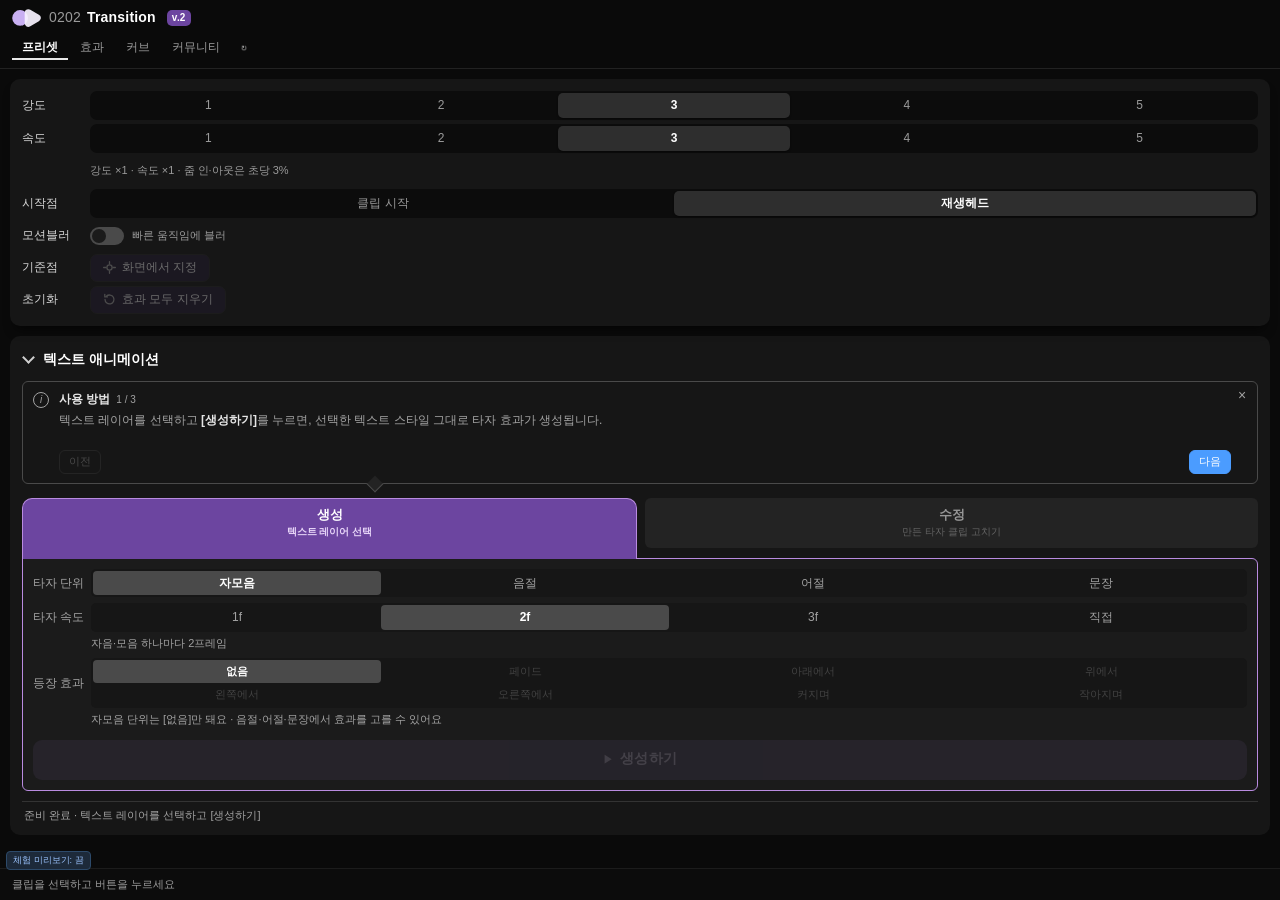
<file: index.html>
<!doctype html>
<html lang="ko">
<head>
<meta charset="utf-8">
<title>0202Transition</title>
<link rel="stylesheet" href="css/style.css">
<link rel="stylesheet" href="css/typer.css">
</head>
<body>
<header>
  <div class="brand"><span class="dot"></span>0202<b>Transition</b><i class="verTag">v.2</i></div>
  <nav class="tabs">
    <button class="tab on" data-tab="preset">프리셋</button>
    <button class="tab" data-tab="fx">효과</button>
    <button class="tab" data-tab="curve">커브</button>
    <button class="tab" data-tab="comm">커뮤니티</button>
    <button class="tab reload" id="reload" title="패널 새로고침 (수정사항 반영)">↻</button>
  </nav>
</header>

<div id="presetTop">
    <div class="card opts stickyOpts">
     <div class="optGrid">
      <div class="optCol">
      <div class="row">
        <label>강도</label>
        <div class="seg" id="sizeStep">
          <button data-v="1">1</button><button data-v="2">2</button><button data-v="3">3</button><button data-v="4">4</button><button data-v="5">5</button>
        </div>
      </div>
      <div class="row">
        <label>속도</label>
        <div class="seg" id="speedStep">
          <button data-v="1">1</button><button data-v="2">2</button><button data-v="3">3</button><button data-v="4">4</button><button data-v="5">5</button>
        </div>
      </div>
      <div class="row">
        <label></label><span class="hint" id="stepHint"></span>
      </div>
      </div>
      <div class="optCol">
      <div class="row">
        <label>시작점</label>
        <div class="seg" id="anchor">
          <button data-v="start">클립 시작</button>
          <button data-v="playhead" class="on">재생헤드</button>
        </div>
      </div>
      <div class="row">
        <label>모션블러</label>
        <button class="toggle on" id="blur"><i></i></button>
        <span class="hint">빠른 움직임에 블러</span>
      </div>
      <div class="row hidden" id="zaRow">
        <label>기준점</label>
        <button class="zaBtn" id="zaPick" title="선택한 클립의 효과 기준점을 화면에서 지정"><svg class="apIcon" viewBox="0 0 16 16"><circle cx="8" cy="8" r="3.2" fill="none" stroke="currentColor" stroke-width="1.6"/><path d="M8 0.8V3.6M8 12.4V15.2M0.8 8H3.6M12.4 8H15.2" stroke="currentColor" stroke-width="1.6" stroke-linecap="round"/></svg><span>화면에서 지정</span></button><span class="hint" id="zaInfo"></span>
      </div>
      <div class="row hidden" id="rsRow">
        <label>초기화</label>
        <button class="zaBtn" id="fxReset" title="선택한 클립에 이 패널이 넣은 효과(변형·흐림·크롭 등)를 한 번에 지워요"><svg class="apIcon" viewBox="0 0 16 16"><path d="M2.5 8a5.5 5.5 0 1 0 1.7-4" fill="none" stroke="currentColor" stroke-width="1.6" stroke-linecap="round"/><path d="M2.2 1.6v3.2h3.2" fill="none" stroke="currentColor" stroke-width="1.6" stroke-linecap="round" stroke-linejoin="round"/></svg><span>효과 모두 지우기</span></button>
      </div>
      </div>
     </div>
    </div>
</div>
<main>
  <!-- PRESET TAB -->
  <section id="tab-preset" class="pane on">
    <div id="presetList"></div>
  </section>

  <!-- FX TAB -->
  <section id="tab-fx" class="pane">
    <div class="fxIntro" id="fxIntro">
      <button class="fxIntroX" id="fxIntroClose" title="닫기">✕</button>
      <b>자주 쓰는 효과를 모아두고 프리미어 효과 패널 대신 쓰세요</b>
      <span>① 아래 <em>효과 찾기</em>에서 ☆를 누르면 즐겨찾기에 추가</span>
      <span>② 즐겨찾기를 클릭하면 선택한 클립에 바로 적용</span>
      <span>③ 효과 값을 조절한 클립을 선택하고 <em>＋ 클립에서 값까지 저장</em>을 누르면 그 값 그대로 저장돼요</span>
      <button class="fxIntroNever" id="fxIntroNever">다시 보지 않기</button>
    </div>
    <div class="card">
      <div class="padHead"><span>즐겨찾기</span><small>클릭: 적용 · 우클릭: 메뉴</small></div>
      <div class="favGrid" id="favGrid"></div>
    </div>
    <div class="card">
      <div class="padHead"><span>효과 찾기</span><small>☆ 눌러 즐겨찾기</small></div>
      <input id="fxSearch" class="search" placeholder="효과 이름 검색 (영문)">
      <div class="fxList" id="fxList"><p class="note">효과 탭을 열면 목록을 불러와요</p></div>
    </div>
    <p class="note">오디오 효과(리버브 등)는 타임라인에서 오디오 클립을 선택하고 눌러주세요.</p>
  </section>

  <!-- CURVE TAB -->
  <section id="tab-curve" class="pane">
    <div class="card editor">
      <div class="cvWrap"><canvas id="cv" width="640" height="440"></canvas><i id="phl"></i></div>
      <div class="readout" id="readout">cubic-bezier(0.16, 1.00, 0.30, 1.00)</div>
      <div class="preview"><div class="track"><span id="ball"></span></div></div>
    </div>

    <div class="card pad">
      <div class="padHead"><span>커브</span><small>우클릭으로 내 커브 삭제</small></div>
      <div class="padRow" id="curveRow"></div>
      <div class="saveRow hidden" id="saveRow">
        <input id="saveName" maxlength="16" placeholder="커브 이름">
        <button id="saveOk">저장</button>
        <button id="saveCancel" class="ghost">취소</button>
      </div>
    </div>

    <div class="card opts">
      <div class="row wrap">
        <label>적용 대상</label>
        <div class="chips" id="props">
          <button data-v="pos" class="on">위치</button>
          <button data-v="scale" class="on">비율</button>
          <button data-v="rot" class="on">회전</button>
          <button data-v="op" class="on">불투명도</button>
          <button data-v="other">기타 효과</button>
        </div>
      </div>
      <div class="row">
        <label>키 간격</label>
        <div class="seg" id="step">
          <button data-v="1" class="on">1f</button>
          <button data-v="2">2f</button>
        </div>
      </div>
    </div>

    <button class="primary" id="applyCurve">선택한 클립에 커브 적용</button>
    <button class="secondary" id="restoreCurve">원래 키프레임으로 복원</button>
    <p class="note">선택한 클립의 키프레임 사이를 이 커브로 채워요. 프리셋으로 넣은 것도, 직접 넣은 효과도 다 돼요. 커브만 바꿔서 다시 누르면 바로 교체돼요.</p>
  </section>

  <section id="tab-comm" class="pane">
    <div class="card pad comm">
      <div class="commHead"><b>지금 같이 작업 중</b> <span id="commCount" class="commCount">● 1명</span></div>
      <div id="commRoom" class="commRoom"></div>
      <div class="commSay">
        <div class="commEmo" id="commEmo"></div>
        <div class="commLines" id="commLines"></div>
      </div>
      <p class="note">0202 Transition을 켜둔 사람들이 보여요<br>내 이름을 누르면 이름 바꾸기, 내 캐릭터를 누르면 색·표정·상태 바꾸기</p><p class="note" id="commNote"></p>
    </div>
  </section>
</main>

<div id="zaModal" class="zaModal hidden">
  <div class="zaBox">
    <div class="zaHead"><b>기준점 바꾸기</b><span>점을 드래그하거나 클릭하세요 · 선택한 클립의 효과가 이 지점을 중심으로 커지고 돌고 움직여요 · 효과를 넣기 전에 찍어도 돼요</span></div>
    <div class="zaFrame" id="zaFrame"><img id="zaImg" alt=""><i class="zaGuide v" id="zaGv"></i><i class="zaGuide h" id="zaGh"></i><i id="zaMark"></i></div>
    <p class="zaNote">📸 지금 화면을 잠깐 캡처해서 보여주는 거예요. 정상이에요 · 임시 파일이라 프로젝트나 영상엔 아무것도 남지 않아요</p>
    <div class="zaFoot"><button id="zaCenter" class="ghost">가운데로</button><button id="zaDone" class="primary">완료</button></div>
  </div>
</div>
<footer id="status">클립을 선택하고 버튼을 누르세요</footer>

<script src="js/presets.js"></script>
<script src="js/v2_pre.js"></script>
<script src="js/main.js"></script>
<script src="js/typer/xml.js"></script>
<script src="js/typer/fx.js"></script>
<script src="js/typer/pr_cep.js"></script>
<script src="js/typer/typer_main.js"></script>
<script src="js/typer/typer_mount.js"></script>
<script src="js/v2_guard.js"></script>
</body>
</html>
</file>
<file: css/style.css>
:root {
  --bg: #0d0a12;
  --card: #1e1829;
  --card2: #2c2340;
  --line: #3a2f50;
  --text: #f3effa;
  --sub: #aea4c2;
  --gold: #dcaaf2;
  --purple: #9b4fd8;
  --purple-bg: #3a2156;
  --blue: #5b9bf0;
  --red: #e2725b;
}
* { box-sizing: border-box; margin: 0; padding: 0; }
html, body { background: var(--bg); color: var(--text); font: 12px/1.4 -apple-system, "Apple SD Gothic Neo", "Pretendard", sans-serif; }
html, body { height: 100%; }
body { display: flex; flex-direction: column; height: 100vh; overflow: hidden; user-select: none; -webkit-user-select: none; }
button { font: inherit; color: inherit; background: none; border: 0; cursor: pointer; }

header { flex: none; position: relative; z-index: 5; background: var(--bg); padding: 10px 12px 8px; display: flex; align-items: center; justify-content: space-between; gap: 6px; border-bottom: 1px solid var(--line); }
.brand { flex: 0 0 auto; min-width: 0; overflow: hidden; white-space: nowrap; font-size: 15px; letter-spacing: .2px; color: var(--sub); display: flex; align-items: center; gap: 6px; }
.brand b { color: var(--text); font-weight: 700; }
.brand .dot { width: 8px; height: 8px; border-radius: 50%; background: radial-gradient(circle at 35% 35%, #fbe9ff, #c46ee0 45%, #6a2fb0); }
.tabs { flex: 0 0 auto; display: flex; background: var(--card); border-radius: 8px; padding: 2px; }
.tab { padding: 4px 10px; white-space: nowrap; border-radius: 6px; color: var(--sub); }
.tab.on { background: #3d2f58; color: #fff; }

main { flex: 1 1 auto; min-height: 0; overflow-y: auto; padding: 10px 12px 12px; }
#presetTop { flex: none; padding: 10px 12px 0; background: var(--bg); position: relative; z-index: 4; }
#presetTop .card { margin-bottom: 0; }
#presetTop.hidden { display: none; }
.pane { display: none; }
.pane.on { display: block; }

.card { background: var(--card); border: 1px solid var(--line); border-radius: 10px; padding: 10px; margin-bottom: 10px; }
.opts .row { display: flex; align-items: center; gap: 8px; min-height: 28px; }
.opts .row + .row { margin-top: 4px; }
.opts .row.wrap { align-items: flex-start; }
.opts .row.wrap label { padding-top: 5px; }
.opts label { width: 56px; flex-shrink: 0; color: var(--sub); }
.val { width: 40px; text-align: right; color: var(--text); font-variant-numeric: tabular-nums; }
.hint { color: var(--sub); font-size: 11px; }

input[type=range] { flex: 1; -webkit-appearance: none; height: 3px; background: var(--line); border-radius: 2px; }
input[type=range]::-webkit-slider-thumb { -webkit-appearance: none; width: 13px; height: 13px; border-radius: 50%; background: var(--gold); cursor: pointer; }

.seg { display: flex; background: var(--bg); border-radius: 7px; padding: 2px; flex: 1; }
.seg button { flex: 1; padding: 4px 6px; border-radius: 5px; color: var(--sub); }
.seg button.on { background: #3d2f58; color: #fff; font-weight: 600; }

.chips { display: flex; flex-wrap: wrap; gap: 4px; flex: 1; }
.chips button { padding: 4px 9px; border-radius: 12px; border: 1px solid var(--line); color: var(--sub); }
.chips button.on { border-color: var(--purple); background: var(--purple-bg); color: var(--text); }

.toggle { width: 30px; height: 17px; border-radius: 9px; background: var(--line); position: relative; }
.toggle i { position: absolute; top: 2px; left: 2px; width: 13px; height: 13px; border-radius: 50%; background: #777; transition: .15s; }
.toggle.on { background: var(--purple); }
.toggle.on i { left: 15px; background: #fff; }

/* presets */
.cat { margin: 12px 0 6px; display: flex; align-items: baseline; gap: 6px; }
.cat h3 { font-size: 11px; letter-spacing: 1.2px; color: var(--gold); font-weight: 700; }
.cat span { color: var(--sub); font-size: 11px; }
.grid { display: grid; grid-template-columns: repeat(auto-fill, minmax(140px, 1fr)); gap: 6px; }
.pbtn { text-align: left; background: var(--card); border: 1px solid var(--line); border-radius: 9px; padding: 7px 8px; display: flex; gap: 8px; align-items: center; transition: border-color .1s, background .1s; }
.pbtn:hover { border-color: var(--purple); background: #3a2d52; }
.pbtn:active { transform: scale(.98); }
.pbtn svg { flex-shrink: 0; width: 34px; height: 24px; }
.pbtn b { display: block; font-weight: 600; font-size: 12px; }
.pbtn small { display: block; color: var(--sub); font-size: 10px; margin-top: 1px; white-space: nowrap; overflow: hidden; text-overflow: ellipsis; }
.pbtn .tx { min-width: 0; }
.pbtn.busy { opacity: .5; }

/* curve editor */
.editor { padding: 8px; }
.cvWrap { position: relative; border-radius: 8px; overflow: hidden; }
#cv { width: 100%; aspect-ratio: 640 / 440; display: block; border-radius: 8px; background: #120c1d; cursor: default; }
#phl { position: absolute; top: 0; bottom: 0; width: 1px; margin-left: -.5px; background: rgba(176,96,230,.7); box-shadow: 0 0 6px rgba(176,96,230,.6); pointer-events: none; }
.readout { margin-top: 6px; color: var(--sub); font: 11px/1 ui-monospace, Menlo, monospace; text-align: center; }
.preview { margin-top: 8px; padding: 0 6px; }
.track { position: relative; height: 18px; }
.track::before { content: ""; position: absolute; left: 0; right: 0; top: 50%; border-top: 1px dashed #4a3866; }
#ball { position: absolute; top: 1px; width: 16px; height: 16px; margin-left: -8px; border-radius: 50%; background: radial-gradient(circle at 35% 35%, #fbe9ff, #c46ee0 45%, #6a2fb0); box-shadow: 0 0 10px rgba(190,100,230,.6); }

.pad .padHead { display: flex; justify-content: space-between; align-items: baseline; margin-bottom: 8px; }
.pad .padHead span { font-weight: 600; }
.pad .padHead small { color: var(--sub); font-size: 10px; }
.padRow { display: flex; flex-wrap: wrap; gap: 6px; }
.cbtn { width: 44px; height: 44px; border-radius: 9px; background: var(--card2); border: 1px solid transparent; display: flex; align-items: center; justify-content: center; position: relative; }
.cbtn svg { width: 30px; height: 30px; }
.cbtn.on { border-color: #b45ad8; box-shadow: 0 0 8px rgba(180,90,216,.35); }
.cbtn.custom::after { content: ""; position: absolute; top: 4px; right: 4px; width: 5px; height: 5px; border-radius: 50%; background: var(--purple); }
.cbtn.add { color: var(--sub); font-size: 22px; font-weight: 300; }
.cbtn:hover { background: #3a2d52; }
.saveRow { display: flex; gap: 6px; margin-top: 8px; }
.saveRow input { flex: 1; background: var(--bg); border: 1px solid var(--line); border-radius: 6px; padding: 5px 8px; color: var(--text); font: inherit; outline: none; }
.saveRow input:focus { border-color: var(--purple); }
.saveRow button { padding: 5px 10px; border-radius: 6px; background: var(--purple); }
.saveRow button.ghost { background: var(--card2); }
.hidden { display: none !important; }

.primary, .secondary { width: 100%; padding: 10px; border-radius: 9px; font-weight: 600; }
.primary { background: linear-gradient(90deg, #8e3fd4, #c062d6); color: #fff; box-shadow: 0 0 12px rgba(160,80,220,.35); }
.primary:hover { filter: brightness(1.06); }
.secondary { margin-top: 6px; background: var(--card); border: 1px solid var(--line); color: var(--sub); font-weight: 500; }
.note { color: var(--sub); font-size: 11px; margin-top: 8px; line-height: 1.5; }

footer { flex: none; padding: 8px 12px; background: #0e0a15; border-top: 1px solid var(--line); color: var(--sub); font-size: 11px; }
footer.ok { color: #9fd49a; }
footer.err { color: var(--red); }
.tab.reload { padding: 4px 9px; }
.tab.reload:hover { color: var(--gold); }

/* effects tab */
.padHead { display: flex; justify-content: space-between; align-items: baseline; margin-bottom: 8px; }
.padHead span { font-weight: 600; }
.padHead small { color: var(--sub); font-size: 10px; }
.favGrid { display: grid; grid-template-columns: repeat(auto-fill, minmax(110px, 1fr)); gap: 6px; }
.fbtn { text-align: left; background: var(--card2); border: 1px solid var(--line); border-radius: 8px; padding: 7px 8px; }
.fbtn:hover { border-color: var(--purple); background: #3a2d52; }
.fbtn b { display: block; font-weight: 600; font-size: 12px; white-space: nowrap; overflow: hidden; text-overflow: ellipsis; }
.fbtn small { color: var(--sub); font-size: 10px; }
.fbtn.audio small { color: var(--blue); }
.fbtn.busy { opacity: .5; pointer-events: none; }
.search { width: 100%; background: var(--bg); border: 1px solid var(--line); border-radius: 6px; padding: 6px 8px; color: var(--text); font: inherit; outline: none; margin-bottom: 6px; }
.search:focus { border-color: var(--purple); }
.fxList { max-height: 260px; overflow-y: auto; }
.fxRow { display: flex; align-items: center; gap: 6px; padding: 4px 2px; border-bottom: 1px solid var(--line); }
.fxRow span { flex: 1; min-width: 0; white-space: nowrap; overflow: hidden; text-overflow: ellipsis; }
.fxRow small { color: var(--sub); font-size: 10px; }
.fxRow small.audio { color: var(--blue); }
.fxRow button { color: var(--sub); font-size: 14px; width: 22px; }
.fxRow button.on { color: var(--gold); }
.when { margin: 8px 0 4px; color: var(--sub); font-size: 10px; letter-spacing: .3px; }
.when::before { content: ""; display: inline-block; width: 6px; height: 6px; border-radius: 50%; background: var(--purple); margin-right: 5px; vertical-align: 1px; }

/* family cards */
.famList { display: grid; grid-template-columns: repeat(auto-fill, minmax(150px, 1fr)); gap: 6px; }
.fam { display: flex; align-items: center; gap: 6px; background: var(--card); border: 1px solid var(--line); border-radius: 9px; padding: 6px 6px 6px 9px; }
.fam.wide { grid-column: 1 / -1; }
.fname { flex: 1 1 auto; min-width: 0; }
.fname b { display: block; font-weight: 700; font-size: 12px; word-break: keep-all; }
.fname small { display: block; color: var(--sub); font-size: 10px; margin-top: 1px; letter-spacing: .2px; word-break: keep-all; }
.fname i { display: block; font-style: normal; color: var(--sub); font-size: 10px; margin-top: 2px; white-space: nowrap; overflow: hidden; text-overflow: ellipsis; }
.vars { flex: 0 0 auto; display: grid; grid-template-columns: repeat(2, 40px); gap: 3px; }
.vars.many { grid-template-columns: repeat(4, 48px); }
.vbtn { display: flex; flex-direction: column; align-items: center; gap: 2px; padding: 5px 2px 4px; background: var(--card2); border: 1px solid transparent; border-radius: 7px; }
.vbtn:hover { border-color: var(--purple); background: #3a2d52; }
.vbtn:active { transform: scale(.97); }
.vbtn.busy { opacity: .5; }
.vbtn svg { width: 26px; height: 18px; }
.vbtn span { font-size: 10px; color: var(--text); white-space: nowrap; }
.vars.one { grid-template-columns: 40px; }

/* equal-height cards */
.fam { height: 68px; }
.fname { overflow: hidden; max-height: 56px; }
.fam.dpadCard { height: auto; }
.vars.dpad { grid-template-columns: repeat(3, 30px); grid-template-rows: repeat(3, 26px); gap: 2px; }
.vars.dpad .vbtn { padding: 0; justify-content: center; }
.vars.dpad .vbtn svg { width: 22px; height: 18px; }
.vars.dpad .vbtn span { display: none; }
.dmid { grid-area: 2 / 2; display: flex; align-items: center; justify-content: center; color: var(--sub); font-size: 10px; }
.fam.dpadCard { flex-direction: column; align-items: stretch; gap: 4px; padding: 8px 9px; }
.fam.dpadCard .fname { max-height: none; }
.fam.dpadCard .vars.dpad { align-self: center; }
.famList + .famList { margin-top: 6px; }
.track .mk { position: absolute; top: 3px; width: 2px; height: 12px; margin-left: -1px; border-radius: 1px; background: #5a4a72; }
#ball { z-index: 1; }

/* preset options stay pinned under the header while the effect list scrolls */
.stickyOpts { box-shadow: 0 6px 10px -4px rgba(0,0,0,.55); }
.vars.three { grid-template-columns: repeat(3, 34px); }
.vars.three .vbtn svg { width: 24px; }
#tab-curve .primary { background: linear-gradient(90deg, #8e3fd4, #c062d6); color: #fff; box-shadow: 0 0 12px rgba(160,80,220,.35); }
.fam { box-shadow: 0 1px 0 rgba(255,255,255,.03) inset; }
.vbtn { border-color: rgba(255,255,255,.04); }
.fname small, .fname i { color: var(--sub); }
.vbtn .ic { display: flex; font-style: normal; }
.vbtn .ic.hov { display: none; }
.vbtn:hover .ic.hov { display: flex; }
.vbtn:hover .ic.rest { display: none; }
.threeCard .fname b { font-size: 11px; }
.threeCard .fname small { white-space: nowrap; overflow: hidden; text-overflow: ellipsis; }
.fxIntro { position: relative; margin: 0 0 10px; padding: 10px 12px; border-radius: 10px; background: linear-gradient(135deg, rgba(142,63,212,.22), rgba(192,98,214,.12)); border: 1px solid rgba(180,90,216,.35); display: flex; flex-direction: column; gap: 3px; }
.fxIntro b { font-size: 12px; color: #fff; margin-bottom: 2px; padding-right: 20px; }
.fxIntro span { font-size: 11px; color: var(--sub); }
.fxIntro em { font-style: normal; color: var(--gold); }
.fxIntro.hidden { display: none; }
.fxIntroX { position: absolute; top: 6px; right: 8px; color: var(--sub); font-size: 12px; padding: 2px 4px; }
.fxIntroX:hover { color: #fff; }
.fxIntroNever { align-self: flex-end; margin-top: 4px; font-size: 10px; color: var(--sub); text-decoration: underline; }
.fxIntroNever:hover { color: #fff; }
.fbtn { position: relative; }
.favDel { position: absolute; top: 50%; right: 8px; transform: translateY(-50%); padding: 4px 10px; border-radius: 6px; background: #e2565b; color: #fff; font-size: 11px; font-weight: 700; box-shadow: 0 2px 8px rgba(0,0,0,.4); cursor: pointer; }
.favDel:hover { background: #f06a6f; }
/* dark scrollbar */
::-webkit-scrollbar { width: 8px; height: 8px; }
::-webkit-scrollbar-track { background: var(--bg); }
::-webkit-scrollbar-thumb { background: #2f2642; border-radius: 4px; border: 2px solid var(--bg); }
::-webkit-scrollbar-thumb:hover { background: #4a3b66; }
::-webkit-scrollbar-corner { background: var(--bg); }
html { scrollbar-color: #2f2642 var(--bg); }
.fam { position: relative; }
.famBadge { position: absolute; top: -7px; left: 8px; z-index: 2; font-size: 9px; line-height: 1; padding: 2px 6px; border-radius: 8px; background: #3a2156; border: 1px solid rgba(180,90,216,.55); color: #f0d8ff; cursor: pointer; white-space: nowrap; }
.famBadge:hover { background: rgba(155,79,216,.55); color: #fff; }
.famList { row-gap: 11px; } .famList + .famList { margin-top: 11px; }
.famBadge.on { background: linear-gradient(90deg, #8e3fd4, #c062d6); border-color: #e2b6f4; color: #fff; font-weight: 700; box-shadow: 0 0 8px rgba(190,100,230,.6); }
.famBadge.ghost { display: none; background: #241b33; border-color: #4a3b66; color: var(--sub); font-weight: 400; }
.fam:hover .famBadge.ghost { display: block; }
.famBadge.ghost:hover { color: #fff; border-color: var(--purple); background: #3a2156; }
.fbtn.k-vt small, .fxRow small.k-vt { color: #e2b6f4; }
.row.hidden, .zaReset.hidden, .zaModal.hidden { display: none; }
.zaBtn { padding: 5px 10px; border-radius: 7px; background: #3a2156; border: 1px solid rgba(180,90,216,.55); color: #fff; font-size: 11px; white-space: nowrap; }
.zaBtn:hover { background: #4a2a6e; }
.zaReset { color: var(--sub); font-size: 11px; padding: 2px 6px; }
.zaReset:hover { color: #fff; }
.zaModal { position: fixed; inset: 0; z-index: 50; background: rgba(6,4,10,.78); display: flex; align-items: center; justify-content: center; padding: 12px; }
.zaBox { width: 100%; max-width: 560px; background: var(--card); border: 1px solid var(--line); border-radius: 12px; padding: 10px; display: flex; flex-direction: column; gap: 8px; }
.zaHead b { display: block; font-size: 13px; }
.zaHead span { font-size: 11px; color: var(--sub); }
.zaFrame { position: relative; border-radius: 8px; overflow: hidden; background: #000; cursor: crosshair; line-height: 0; }
.zaFrame { align-self: center; }
.zaFrame img { display: block; max-width: 100%; max-height: 62vh; width: auto; height: auto; }
#zaMark { position: absolute; width: 26px; height: 26px; margin: -13px 0 0 -13px; border: 2px solid #fff; border-radius: 50%; box-shadow: 0 0 0 2px rgba(155,79,216,.9), 0 0 10px rgba(0,0,0,.6); pointer-events: none; }
#zaMark::before, #zaMark::after { content: ""; position: absolute; background: #fff; }
#zaMark::before { left: 50%; top: -8px; bottom: -8px; width: 2px; margin-left: -1px; }
#zaMark::after { top: 50%; left: -8px; right: -8px; height: 2px; margin-top: -1px; }
.zaFoot { display: flex; justify-content: flex-end; gap: 6px; }
.zaFoot button { padding: 6px 14px; border-radius: 7px; font-size: 12px; }
.zaFoot .ghost { border: 1px solid var(--line); color: var(--sub); }
.zaFoot button { width: auto; flex: none; white-space: nowrap; }
.zaBtn.off, .zaBtn:disabled { opacity: .4; cursor: default; background: #241b33; border-color: var(--line); }

.zaBtn.hidden, #zaInfo.hidden { display: none; }
.apIcon { width: 13px; height: 13px; color: #e2b6f4; flex: none; }
.zaBtn:disabled .apIcon, .zaBtn.off .apIcon { color: var(--sub); }
/* picker mark in the Adobe anchor-point style */
#zaMark { border-radius: 50%; width: 18px; height: 18px; margin: -9px 0 0 -9px; border: 2px solid #fff; box-shadow: 0 0 0 1px rgba(0,0,0,.6), 0 0 8px rgba(0,0,0,.5); background: transparent; }
#zaMark::before { left: 50%; top: -9px; bottom: -9px; width: 2px; margin-left: -1px; background: transparent; border-top: 6px solid #fff; border-bottom: 6px solid #fff; box-sizing: border-box; }
#zaMark::after { top: 50%; left: -9px; right: -9px; height: 2px; margin-top: -1px; background: transparent; border-left: 6px solid #fff; border-right: 6px solid #fff; box-sizing: border-box; }
/* options card: one column on narrow panels, two columns when there is room */
.optGrid { display: grid; grid-template-columns: 1fr; row-gap: 4px; }
.optCol { display: flex; flex-direction: column; gap: 4px; min-width: 0; }
.optCol .row + .row { margin-top: 0; }
/* single column at every width (rows stretch edge to edge) */
.zaBtn { display: inline-flex; align-items: center; gap: 6px; height: 28px; padding: 0 12px; border-radius: 7px; background: var(--bg); border: 1px solid var(--line); color: var(--text); font-size: 12px; flex: none; }
.zaBtn:hover:not(:disabled) { border-color: var(--purple); background: #2a1d3d; }
.zaBtn:disabled .apIcon { color: var(--sub); }
.zaFrame.loading { width: min(640px, 100%); min-height: 180px; aspect-ratio: 16 / 9; display: flex; flex-direction: column; gap: 12px; align-items: center; justify-content: center; cursor: progress; }
.zaFrame.loading::before { content: ""; width: 28px; height: 28px; border-radius: 50%; border: 3px solid rgba(255,255,255,.12); border-top-color: var(--purple); animation: zaSpin .8s linear infinite; will-change: transform; }
@keyframes zaSpin { to { transform: rotate(360deg); } }
.zaFrame.loading::after { content: "화면 불러오는 중…"; color: var(--sub); font-size: 12px; line-height: 1.4; }
.zaFrame.loading img, .zaFrame.loading #zaMark { display: none; }
.zaGuide { position: absolute; pointer-events: none; opacity: .35; transition: opacity .12s, background-color .12s; }
.zaGuide.v { left: 50%; top: 0; bottom: 0; width: 0; border-left: 1px dashed rgba(255,255,255,.8); }
.zaGuide.h { top: 50%; left: 0; right: 0; height: 0; border-top: 1px dashed rgba(255,255,255,.8); }
.zaGuide.on { opacity: 1; border-color: var(--purple); border-style: solid; }
.zaFrame.loading .zaGuide { display: none; }
body.en .fname small { display: none; }
.langPick { position: relative; flex: 0 0 auto; margin-right: auto; }
@media (max-width: 380px) { .langBtn span { display: none; } .langBtn { padding: 0 5px; height: 24px; } header { gap: 4px; padding-left: 8px; padding-right: 8px; } .brand { font-size: 13px; gap: 4px; } .tab { padding-left: 7px; padding-right: 7px; } }
.langBtn { display: inline-flex; align-items: center; gap: 6px; height: 26px; padding: 0 10px; border-radius: 8px;
  background: var(--card); border: 1px solid var(--line); color: var(--sub); font-size: 12px; cursor: pointer; }
.langBtn:hover { color: var(--text); border-color: var(--purple); }
.langMenu { position: absolute; top: 30px; left: 0; z-index: 50; min-width: 110px; padding: 4px; border-radius: 8px;
  background: var(--card); border: 1px solid var(--line); box-shadow: 0 6px 18px rgba(0,0,0,.45); }
.langMenu button { display: block; width: 100%; text-align: left; padding: 6px 10px; border-radius: 6px; border: 0;
  background: transparent; color: var(--text); font-size: 12px; cursor: pointer; }
.langMenu button:hover { background: rgba(155,79,216,.18); }
.langMenu button.on { color: var(--gold); font-weight: 700; }
.langMenu button.on::after { content: " ✓"; }
.newTip { position: fixed; z-index: 60; display: flex; align-items: center; gap: 6px; width: max-content; box-sizing: border-box;
  padding: 6px 26px 6px 8px; border-radius: 8px; background: var(--purple); color: #fff;
  font-size: 11px; line-height: 1.35; box-shadow: 0 4px 14px rgba(155,79,216,.35); animation: newPop .35s ease-out; }
.newTip::before { content: ""; position: absolute; left: var(--ax, 14px); top: -5px; border: 5px solid transparent; border-top: 0; border-bottom-color: var(--purple); }
.newTip b { font-size: 9px; letter-spacing: .06em; padding: 1px 4px; border-radius: 4px; background: rgba(255,255,255,.22); flex: none; }
.newTip span { min-width: 0; white-space: pre-line; }
.newX { position: absolute; top: 2px; right: 3px; width: 18px; height: 18px; border: 0; border-radius: 4px; background: transparent;
  color: rgba(255,255,255,.85); font-size: 14px; line-height: 16px; cursor: pointer; padding: 0; }
.newX:hover { background: rgba(255,255,255,.18); color: #fff; }
@keyframes newPop { from { opacity: 0; transform: translateY(-4px); } to { opacity: 1; transform: none; } }
html[lang="ja"] .fname b { word-break: normal; overflow-wrap: anywhere; }
/* very narrow panel: tabs drop to their own line, long buttons wrap instead of spilling out */
header { flex-wrap: wrap; row-gap: 6px; }
.zaBtn { flex: 0 1 auto; min-width: 0; max-width: 100%; height: auto; min-height: 28px; white-space: normal; text-align: left; line-height: 1.25; padding-top: 4px; padding-bottom: 4px; }
.zaBtn .apIcon { flex: none; }

/* ===== Premiere 27 Properties-panel look ===== */
:root {
  --bg: #121212;
  --card: #232323;
  --card2: #2d2d2d;
  --line: #333333;
  --text: #e8e8e8;
  --sub: #9b9b9b;
  --gold: #ffffff;
  --purple: #6aa7ff;
  --purple-bg: #2f3a4d;
  --blue: #6aa7ff;
  --accent: #6aa7ff;
  --hover: #333333;
}
html, body { background: var(--bg); font: 12px/1.4 "Adobe Clean", -apple-system, "Apple SD Gothic Neo", "Pretendard", sans-serif; }
header { background: var(--bg); border-bottom: 1px solid #222; padding: 10px 12px 0; align-items: flex-end; }
.brand { color: var(--sub); font-size: 14px; padding-bottom: 8px; }
.brand b { color: #fff; }
.brand .dot { background: #6aa7ff; box-shadow: none; }
.tabs { background: none; border-radius: 0; padding: 0; gap: 2px; }
.tab { border-radius: 0; padding: 6px 10px 8px; color: var(--sub); border-bottom: 2px solid transparent; }
.tab:hover { color: #fff; }
.tab.on { background: none; color: #fff; border-bottom-color: #e8e8e8; font-weight: 600; }
.tab.reload { border-bottom: 0; }
#presetTop { background: var(--bg); padding: 10px 10px 0; }
main { padding: 10px; }
.card { background: var(--card); border: 0; border-radius: 10px; padding: 12px; }
.stickyOpts { box-shadow: 0 8px 12px -6px rgba(0,0,0,.7); }
.opts label { color: #d6d6d6; width: 60px; }
.val { color: var(--accent); }
.hint { color: var(--sub); }
.seg { background: #191919; border-radius: 7px; padding: 2px; }
.seg button { color: var(--sub); border-radius: 5px; }
.seg button:hover { color: #fff; }
.seg button.on { background: #3a3a3a; color: #fff; font-weight: 600; box-shadow: 0 1px 2px rgba(0,0,0,.4); }
.toggle { width: 34px; height: 18px; border-radius: 9px; background: #4a4a4a; }
.toggle i { width: 14px; height: 14px; background: #1b1b1b; }
.toggle.on { background: #d9d9d9; }
.toggle.on i { left: 18px; background: #1b1b1b; }
input[type=range] { background: #4a4a4a; height: 2px; }
input[type=range]::-webkit-slider-thumb { width: 16px; height: 16px; background: #1b1b1b; border: 2px solid #e8e8e8; }

/* category cards */
.sec { background: var(--card); border-radius: 10px; padding: 4px 12px 12px; margin-bottom: 10px; }
.sec .cat { margin: 0; padding: 10px 0 8px; display: flex; align-items: center; gap: 8px; cursor: pointer; }
.sec .cat h3 { font-size: 14px; letter-spacing: 0; color: #fff; font-weight: 700; }
.sec .cat span { color: var(--sub); font-size: 11px; }
.chev { width: 9px; height: 9px; border-right: 2px solid #cfcfcf; border-bottom: 2px solid #cfcfcf; transform: rotate(45deg); margin: -4px 2px 0 2px; transition: transform .15s; flex: none; }
.sec.closed .chev { transform: rotate(-45deg); margin-top: 0; }
.sec.closed .secBody { display: none; }
.sec.closed { padding-bottom: 4px; }
.when { color: #d6d6d6; font-size: 12px; font-weight: 600; letter-spacing: 0; margin: 10px 0 6px; }
.when::before { display: none; }

/* effect rows */
.fam { background: var(--card2); border: 0; border-radius: 8px; box-shadow: none; }
.fam:hover { background: #333; }
.fname b { color: #ececec; }
.fname small, .fname i { color: var(--sub); }
.vbtn { background: #383838; border: 1px solid transparent; border-radius: 6px; }
.vbtn:hover { background: #474747; border-color: #5a5a5a; }
.vbtn span { color: #dcdcdc; }
.vbtn svg [stroke="#e2b6f4"], .pbtn svg [stroke="#e2b6f4"] { stroke: #e0e0e0; }
.vbtn svg [fill="#e2b6f4"], .pbtn svg [fill="#e2b6f4"] { fill: #e0e0e0; }
.vbtn svg [fill="#f6e6ff"] { fill: #ffffff; }
.dmid { color: var(--sub); }
.famBadge { background: #2f3a4d; border-color: #4a6a99; color: #cfe1ff; }
.famBadge.on { background: var(--accent); border-color: #9cc4ff; color: #0b1a2e; box-shadow: none; }
.famBadge.ghost { background: #2a2a2a; border-color: #444; }

/* buttons, inputs, footer */
.primary, #tab-curve .primary { background: #e8e8e8; color: #111; box-shadow: none; border-radius: 8px; }
.primary:hover { filter: none; background: #fff; }
.secondary { background: var(--card2); border: 0; color: #d6d6d6; }
.zaBtn { background: #2d2d2d; border: 1px solid #3a3a3a; color: #e8e8e8; }
.zaBtn:hover:not(:disabled) { background: #383838; border-color: #555; }
.apIcon { color: #e8e8e8; }
.search, .saveRow input { background: #191919; border-color: #333; }
.search:focus, .saveRow input:focus { border-color: var(--accent); }
.fbtn { background: var(--card2); border: 0; }
.fbtn:hover { background: #383838; }
.fxRow { border-bottom-color: #2c2c2c; }
.fxRow button.on { color: #ffd34d; }
.fxIntro { background: #1d2738; border: 1px solid #2f4466; }
.fxIntro em { color: var(--accent); }
.cbtn { background: var(--card2); }
.cbtn.on { border-color: var(--accent); box-shadow: none; }
#cv { background: #181818; }
footer { background: #161616; border-top: 1px solid #222; }
footer.ok { color: #8fd18a; }
.langBtn, .langMenu { background: #232323; border-color: #333; }
.langMenu button.on { color: var(--accent); }
.newTip { background: #2f6fd8; box-shadow: 0 4px 14px rgba(0,0,0,.45); }
.newTip::before { border-bottom-color: #2f6fd8; }
.zaBox { background: #232323; border: 0; }
.zaGuide.on { border-color: var(--accent); }
::-webkit-scrollbar-track, ::-webkit-scrollbar-corner { background: var(--bg); }
::-webkit-scrollbar-thumb { background: #3a3a3a; border-color: var(--bg); }
::-webkit-scrollbar-thumb:hover { background: #555; }
html { scrollbar-color: #3a3a3a var(--bg); }
.vbtn svg [stroke^="url"], .vbtn svg [stroke="#c9a3ea"] { stroke: #e6e6e6; }
.vbtn svg [fill^="url"] { fill: rgba(230,230,230,.18); }
/* --- round 2: darker, original dot, aligned header, lavender curve chips --- */
:root { --bg: #0c0c0c; --card: #1a1a1a; --card2: #242424; --line: #2a2a2a; }
html, body { background: var(--bg); }
header { align-items: center; padding: 8px 12px; }
.brand { padding-bottom: 0; }
.brand .dot { background: radial-gradient(circle at 35% 35%, #fbe9ff, #c46ee0 45%, #6a2fb0); }
.langPick { display: flex; align-items: center; }
.langBtn { height: 26px; background: #1a1a1a; border-color: #2e2e2e; }
.tabs { align-items: center; }
.tab { padding: 5px 10px; border-bottom: 0; box-shadow: inset 0 -2px 0 transparent; }
.tab.on { box-shadow: inset 0 -2px 0 #e8e8e8; }
.seg { background: #101010; }
.seg button.on { background: #333; }
.fam { background: #232323; }
.fam:hover { background: #2b2b2b; }
.vbtn { background: #2e2e2e; }
.vbtn:hover { background: #3c3c3c; }
.zaBtn { background: #232323; border-color: #303030; }
.fbtn, .cbtn, .secondary { background: #232323; }
.search, .saveRow input { background: #101010; }
footer { background: #101010; }
#props button { border-color: #3a3a3a; }
#props button.on { border-color: #b98be0; background: #3a2a4d; color: #f2e2ff; }

/* favourite context menu with saved values */
.favMenu { position:absolute; inset:0; display:flex; align-items:center; justify-content:center; gap:4px; z-index:3; background:rgba(18,18,18,.93); border-radius:inherit; }
.favMenu > span { white-space:nowrap; padding:4px 8px; border-radius:6px; font-size:11px; font-weight:700; cursor:pointer; box-shadow:0 2px 8px rgba(0,0,0,.4); }
.favMenu .favSave { background:#7a4fb0; color:#fff; } .favMenu .favSave:hover { background:#9161cc; }
.favMenu .favReset { background:#3a3a3a; color:#ddd; } .favMenu .favReset:hover { background:#4a4a4a; }
.favMenu .favDel { position:static; transform:none; background:#e2565b; color:#fff; }
.fbtn.hasVals { border-color:#7a4fb0; }
.fbtn.hasVals small { color:#c9a3ea; }

/* community tab */
.comm { padding:12px; }
.commHead { display:flex; align-items:center; gap:8px; font-size:13px; margin-bottom:10px; }
.commCount { color:#7fe0a0; font-size:11px; }
.commBeta { margin-left:auto; font-size:10px; padding:2px 6px; border-radius:4px; background:#3a2a4d; color:#d9b8f5; }
.commRoom { display:grid; grid-template-columns:repeat(auto-fill,minmax(84px,1fr)); gap:10px 6px; padding:16px 6px 10px; background:radial-gradient(ellipse at 50% 0%, #241a2e, #141414 70%); border-radius:10px; border:1px solid #2a2a2a; }
.beanCell { position:relative; display:flex; flex-direction:column; align-items:center; text-align:center; padding-top:20px; }
.beanCell b { font-size:11px; color:#eee; margin-top:2px; } .beanCell small { font-size:10px; color:#8a8a8a; }
.beanCell.me b { color:#d9b8f5; }
.beanSvg { width:56px; height:56px; overflow:visible; }
.beanSvg .beanBody { animation:beanBob 1.6s ease-in-out infinite; animation-delay:inherit; transform-origin:30px 50px; }
.beanSvg .eyes { animation:beanBlink 4s infinite; transform-origin:30px 30px; }
.beanSvg .scr { animation:beanScr 1.2s steps(2) infinite; }
@keyframes beanBob { 0%,100% { transform:translateY(0) scaleY(1); } 50% { transform:translateY(-2px) scaleY(1.03); } }
@keyframes beanBlink { 0%,92%,100% { transform:scaleY(1); } 95% { transform:scaleY(.1); } }
@keyframes beanScr { 50% { opacity:.6; } }
.bubble { position:absolute; top:-4px; left:50%; transform:translate(-50%,4px) scale(.8); max-width:120px; padding:3px 8px; border-radius:10px; background:#f2f2f2; color:#222; font-size:11px; white-space:nowrap; overflow:hidden; text-overflow:ellipsis; opacity:0; pointer-events:none; transition:opacity .2s, transform .2s; z-index:2; }
.bubble.on { opacity:1; transform:translate(-50%,0) scale(1); }
.commSay { margin-top:10px; display:flex; flex-direction:column; gap:6px; }
.commEmo, .commLines { display:flex; flex-wrap:wrap; gap:5px; }
.commEmo button, .commLines button { background:#242424; border:1px solid #2e2e2e; color:#ddd; border-radius:14px; padding:4px 10px; font-size:12px; cursor:pointer; }
.commEmo button { font-size:15px; padding:2px 8px; }
.commEmo button:hover, .commLines button:hover { border-color:#b98be0; background:#2e2340; }

.beanCell b { cursor:default; } .beanCell.me b, .beanCell.me .beanSvg { cursor:pointer; }
.beanCell.away { opacity:.45; } .beanCell.away .beanBody { animation:none; }
.commNick { width:80px; font-size:11px; background:#111; border:1px solid #b98be0; color:#fff; border-radius:4px; padding:1px 4px; text-align:center; }
#commNote { color:#e0a050; min-height:0; }

/* account button */
.acctPick { position:relative; display:flex; align-items:center; margin-left:6px; }
.acctBtn { height:26px; display:flex; align-items:center; gap:5px; padding:0 9px; border-radius:6px; background:#1a1a1a; border:1px solid #2e2e2e; color:#cfcfcf; font-size:11px; cursor:pointer; }
.acctBtn:hover { border-color:#b98be0; color:#fff; }
.acctBtn.wait { border-color:#b98be0; color:#d9b8f5; }
.acctBtn.in { padding:0 3px; }
.acctAv { width:20px; height:20px; border-radius:50%; display:flex; align-items:center; justify-content:center; font-weight:700; font-size:11px; color:#fff; background:radial-gradient(circle at 35% 35%, #e9c9ff, #a466d6 55%, #6a2fb0); }
.acctMenu { position:absolute; top:32px; right:0; z-index:50; min-width:200px; padding:10px; border-radius:10px; background:#1f1f1f; border:1px solid #333; box-shadow:0 8px 24px rgba(0,0,0,.5); display:flex; flex-direction:column; gap:6px; }
.acctMenu.hidden { display:none; }
.acctMail { font-size:12px; color:#eee; word-break:break-all; } .acctPlan { font-size:10px; color:#c9a3ea; }
.acctMenu button { height:28px; border-radius:6px; background:#2a2a2a; border:1px solid #333; color:#ddd; font-size:12px; cursor:pointer; }
.acctMenu button:hover { border-color:#b98be0; }

/* --- round 3: between round 2 and near-black --- */
:root { --bg: #0a0a0a; --card: #161616; --card2: #1e1e1e; --line: #252525; }
.card, .sec { background: #161616; border-color: #222222; }
.seg { background: #0c0c0c; }
.seg button.on { background: #2e2e2e; }
.fam { background: #1e1e1e; }
.fam:hover { background: #262626; }
.vbtn { background: #2a2a2a; }
.vbtn:hover { background: #363636; }
.zaBtn { background: #1e1e1e; border-color: #2a2a2a; }
.fbtn, .cbtn, .secondary { background: #1e1e1e; }
.search, .saveRow input { background: #0c0c0c; }
footer { background: #0c0c0c; border-top-color: #1c1c1c; }
.langBtn, .acctBtn { background: #161616; border-color: #2a2a2a; }
.commRoom { background: radial-gradient(ellipse at 50% 0%, #1b1424, #101010 70%); border-color: #1c1c1c; }
.commEmo button, .commLines button { background: #1e1e1e; border-color: #2a2a2a; }
.acctMenu { background: #1a1a1a; border-color: #2c2c2c; }
.acctMenu button { background: #242424; border-color: #2e2e2e; }

/* text-first variant buttons (label at rest, motion preview on hover) */
.vbtn.txt { justify-content: center; min-height: 36px; }
.vbtn.txt .ic { height: 26px; align-items: center; justify-content: center; }
.vbtn.txt .tl { font-size: 12px; font-weight: 700; color: #e6e6e6; letter-spacing: -.2px; white-space: nowrap; }
.vbtn.txt:hover .tl { display: none; }
.vbtn.txt .ic.hov svg { width: 30px; height: 22px; }

/* save-with-values picker */
.padHead { display:flex; align-items:center; gap:8px; flex-wrap:wrap; }
.favGrab { margin-left:auto; height:24px; padding:0 9px; border-radius:6px; background:#3a2a4d; border:1px solid #6f4c99; color:#f0dcff; font-size:11px; font-weight:700; cursor:pointer; }
.favGrab:hover { background:#4a3463; }
.favPick { margin:0 0 10px; padding:8px; border-radius:8px; background:#101010; border:1px solid #2a2a2a; display:flex; flex-direction:column; gap:6px; }
.favPick.hidden { display:none; }
.fpHead { font-size:11px; color:#a8a8a8; display:flex; align-items:center; }
.fpX { margin-left:auto; cursor:pointer; font-style:normal; color:#888; padding:0 4px; }
.fpRow { display:flex; align-items:center; gap:6px; padding:6px; border-radius:6px; background:#1a1a1a; }
.fpRow > div { flex:1; min-width:0; display:flex; flex-direction:column; }
.fpRow b { font-size:12px; color:#eee; white-space:nowrap; overflow:hidden; text-overflow:ellipsis; }
.fpRow small { font-size:10px; color:#8a8a8a; white-space:nowrap; overflow:hidden; text-overflow:ellipsis; }
.fpName { width:92px; height:24px; background:#0c0c0c; border:1px solid #2a2a2a; border-radius:5px; color:#fff; font-size:11px; padding:0 6px; }
.fpAdd { height:24px; padding:0 10px; border-radius:5px; background:#7a4fb0; border:0; color:#fff; font-size:11px; font-weight:700; cursor:pointer; }
.fbtn em.myv { font-style:normal; color:#c9a3ea; font-weight:700; }

/* account menu: language + contact live here; header globe hidden */
header .langPick { display:none !important; }
.acctMenu { min-width:220px; }
.acctSep { height:1px; background:#262626; margin:2px 0; }
.acctLbl { font-size:10px; color:#8a8a8a; }
.acctLangs { display:flex; gap:4px; }
.acctLangs button { flex:1; height:26px; font-size:11px; }
.acctLangs button.on { border-color:#b98be0; background:#3a2a4d; color:#f2e2ff; }
.acctMenu .acctMain { background:#7a4fb0; border-color:#7a4fb0; color:#fff; font-weight:700; }
.acctMenu .acctOut { color:#e08a8a; }

/* community stage: me in the centre, others around */
.commRoom { position:relative; display:block; height:360px; padding:0; overflow:hidden; }
.commRoom .beanCell { position:absolute; transform:translate(-50%,-50%); padding-top:0; width:86px; }
.commRoom .beanCell .bubble { top:-22px; }
.commRoom .beanCell.me { width:120px; z-index:2; }
.commRoom .beanCell.me .beanSvg { width:84px; height:84px; filter:drop-shadow(0 0 14px rgba(185,139,224,.45)); }
.commRoom .beanCell.me b { font-size:13px; }
.commRoom .beanCell.me .bubble { top:-26px; font-size:12px; }
.commRoom .pen { font-style:normal; font-size:10px; color:#b98be0; margin-left:2px; }
.commRoom .beanCell b { white-space:nowrap; overflow:hidden; text-overflow:ellipsis; max-width:100%; }
.commRoom .beanCell small { white-space:nowrap; }
.commRoom::before { content:""; position:absolute; left:50%; top:50%; width:210px; height:210px; transform:translate(-50%,-50%); border-radius:50%; border:1px dashed rgba(185,139,224,.18); pointer-events:none; }
.commMore { position:absolute; right:8px; bottom:6px; font-size:10px; color:#8a8a8a; }
.commAlone { position:absolute; left:0; right:0; bottom:10px; text-align:center; font-size:11px; color:#7a7a7a; }

.zaNote { margin: 0; font-size: 11px; line-height: 1.5; color: var(--sub); background: rgba(255,255,255,.04); border-radius: 6px; padding: 6px 9px; }

/* header: always two rows — brand + account on top, tabs on their own row (same at any panel width) */
header { flex-wrap: wrap; row-gap: 6px; }
header .brand { order: 1; flex: 1 1 auto; }
header .acctPick { order: 2; margin-left: auto; }
header .tabs { order: 3; flex: 0 0 100%; }

.acctBtn.in .acctAv { width:auto; min-width:20px; padding:0 6px; border-radius:10px; font-size:10px; letter-spacing:.3px; }

/* account menu v2: plan + D-day, buy / my page, language dropdown */
.acctPlan { display:flex; align-items:center; gap:7px; }
.acctPro { font-size:10px; font-weight:800; letter-spacing:.5px; color:#fff; padding:2px 7px; border-radius:5px; background:linear-gradient(135deg,#c46ee0,#6a2fb0); }
.acctPro.off { background:#3a3a3a; color:#aaa; }
.acctDays { font-size:11px; color:#cfcfcf; }
.acctDays.off { color:#e08080; }
.acctFree { font-size:11px; color:#b98be0; }
.acctBtns { display:flex; gap:6px; margin-top:8px; }
.acctBtns button { flex:1 1 0; }
.acctLangRow { display:flex; align-items:center; justify-content:space-between; gap:8px; }
.acctLangRow .acctLbl { margin:0; }
.acctLangCur { width:auto !important; flex:none; padding:4px 10px !important; }
.acctLangCur i { font-style:normal; font-size:9px; opacity:.7; margin-left:3px; }
.acctLangDd { display:flex; flex-direction:column; gap:3px; margin-top:6px; }
.acctLangDd button.on { border-color:#b98be0; color:#fff; }

/* community v3: scattered seats, laptop beans, look editor */
.commRoom::before { display:none; }
.commRoom .beanCell { width:82px; }
.commRoom .beanSvg { width:54px; height:58px; }
.commRoom .beanCell.me .beanSvg { width:82px; height:88px; }
.commRoom .beanCell.me small { cursor:pointer; }
.commRoom .beanCell.me small:hover { color:#d9b8f5; }
.beanSvg .beanBody { transform-origin:30px 46px; }
.beanSvg .hand { animation:beanType .5s ease-in-out infinite alternate; transform-box:fill-box; transform-origin:center; }
.beanSvg .hand.r { animation-delay:.25s; }
.beanCell.away .hand { animation:none; }
@keyframes beanType { from { transform:translateY(0); } to { transform:translateY(-1.6px); } }
.commEdit { margin-top:8px; padding:10px; border:1px solid #2a2a2a; border-radius:10px; background:#151515; display:flex; flex-direction:column; gap:9px; }
.commEdit.hidden { display:none; }
.ceRow { display:flex; align-items:flex-start; gap:8px; }
.ceRow > span { flex:none; width:34px; font-size:11px; color:#8a8a8a; padding-top:4px; }
.ceCols, .ceFaces, .ceStats { display:flex; flex-wrap:wrap; gap:5px; flex:1; }
.ceCols button { width:20px; height:20px; border-radius:50%; border:2px solid transparent; padding:0; cursor:pointer; }
.ceCols button.on { border-color:#fff; }
.ceFaces button { padding:2px; border-radius:7px; border:1px solid #2a2a2a; background:#1d1d1d; cursor:pointer; line-height:0; }
.ceFaces button.on, .ceStats button.on { border-color:#b98be0; background:#2e2340; }
.ceStats button { padding:3px 9px; border-radius:12px; border:1px solid #2a2a2a; background:#1d1d1d; color:#ddd; font-size:11px; cursor:pointer; width:auto; }
.ceStatIn { width:84px; font-size:11px; background:#111; border:1px solid #2e2e2e; color:#fff; border-radius:12px; padding:3px 9px; }
.ceStatIn:focus { border-color:#b98be0; outline:none; }
.ceFoot { display:flex; justify-content:flex-end; }
.ceFoot button { width:auto; padding:4px 14px; border-radius:7px; font-size:11px; }
.commRoom { height:400px; }
.ceFaces { gap:4px; }
.commRoom .commMore { top:8px; bottom:auto; }
.commRoom button.commMore { width:auto; background:rgba(255,255,255,.06); border:1px solid #2a2a2a; border-radius:12px; padding:3px 9px; color:#bbb; cursor:pointer; font-size:10px; z-index:3; }
.commRoom button.commMore:hover { border-color:#b98be0; color:#fff; }
.ceCols { gap:4px; } .ceCols button { width:18px; height:18px; }
.commMoreBar { display:flex; justify-content:center; margin-top:6px; }
.commMoreBar:empty { display:none; }
.commMoreBar button.commMore { position:static; width:auto; background:#1d1d1d; border:1px solid #2a2a2a; border-radius:14px; padding:4px 14px; color:#cfcfcf; cursor:pointer; font-size:11px; }
.commMoreBar button.commMore:hover { border-color:#b98be0; color:#fff; }

/* fav right-click menu stays inside its box */
.favMenu { flex-wrap:wrap; align-content:center; gap:3px; padding:3px; overflow:hidden; }
.favMenu > span { padding:3px 6px; font-size:10px; max-width:100%; overflow:hidden; text-overflow:ellipsis; }
/* drag & drop reorder */
.fbtn.dragging { opacity:.35; }
.fbtn.dropL { box-shadow: inset 3px 0 0 #b98be0; }
.fbtn.dropR { box-shadow: inset -3px 0 0 #b98be0; }
.fbtn.k-p small, .fxRow small.k-p { color:#f0c27a; }

/* v.2 login gate */
.loginGate { position:fixed; left:0; right:0; bottom:0; z-index:4; background:rgba(10,10,10,.94); display:flex; align-items:center; justify-content:center; padding:20px; }
.loginGate.hidden { display:none; }
body.locked main, body.locked #presetTop, body.locked footer { pointer-events:none; user-select:none; filter:blur(2px); }
.lgBox { max-width:300px; width:100%; text-align:center; display:flex; flex-direction:column; align-items:center; gap:8px; }
.lgIcon { font-size:30px; }
.lgBox b { font-size:15px; color:#fff; }
.lgBox p { margin:0; font-size:12px; color:#9a9a9a; line-height:1.5; }
.lgBox p.lgWait { color:#d9b8f5; }
.lgBox button { width:auto; padding:8px 18px; border-radius:8px; font-size:12px; cursor:pointer; }
.lgBox .lgMain { margin-top:6px; background:#7a4fb0; color:#fff; border:0; font-weight:700; font-size:13px; padding:10px 26px; }
.lgBox .lgMain:hover { background:#9161cc; }
.lgRow { display:flex; gap:6px; margin-top:4px; }
.lgRow button { background:#1d1d1d; border:1px solid #2e2e2e; color:#ddd; }
.lgLinks { margin-top:10px; font-size:11px; color:#777; }
.lgLinks span { cursor:pointer; text-decoration:underline; text-underline-offset:2px; }
.lgLinks span:hover { color:#ccc; }
.lgLinks.lgOther { margin-top:6px; }

.brand .verTag { font-style:normal; font-size:10px; font-weight:700; color:#fff; background:#6c45a0; border-radius:5px; padding:1px 5px; margin-left:5px; }

/* brand icon (logo B) */
.brand .dot { width:18px !important; height:18px !important; border-radius:4px !important; background:url(../img/logo_64.png) center/contain no-repeat !important; box-shadow:none !important; }
.beanSvg .rbar { animation:rbar 1.6s ease-in-out infinite alternate; transform-box:fill-box; transform-origin:left center; }
@keyframes rbar { from { transform:scaleX(.25); } to { transform:scaleX(1.55); } }

/* community: operator's floating star above the bean */
.beanCell .beanSvg { overflow: visible; }
.beanCell .opStar { animation: opStarFloat 2.4s ease-in-out infinite; transform-origin: 30px -3px; filter: drop-shadow(0 0 3px rgba(255,211,107,.7)); }
@keyframes opStarFloat { 0%,100% { transform: translateY(0) rotate(-8deg); } 50% { transform: translateY(-2.5px) rotate(8deg); } }
.beanCell .opStar { cursor: default; }
.beanCell .opStarP { transform-box: fill-box; transform-origin: center; transition: transform .22s cubic-bezier(.3,1.6,.5,1), opacity .15s; }
.beanCell.opHover .opStarP { transform: scale(0); opacity: 0; }
.commRoom .beanCell .bubble.opTip { max-width: none; background: #ffd36b; color: #3a2a00; font-weight: 700; }
.beanCell.opHover .bubble.opTip { opacity: 1; transform: translate(-50%,0) scale(1); transition: opacity .2s, transform .28s cubic-bezier(.3,1.7,.5,1); }
.commRoom .beanCell .bubble.opTip { white-space: nowrap; text-align: center; line-height: 1.35; padding: 4px 10px; top: -40px; }
.commRoom .beanCell .bubble.opTip { top: -24px; }
.comm .note { word-break: keep-all; }
.acctPick .tab.reload { margin-right: 6px; padding: 4px 8px; box-shadow: none; border-bottom: 0; font-size: 15px; }

/* community sky: night · dawn · day · sunset · dusk (+ snow), follows Seoul sunrise/sunset */
.commRoom { background: #0b0d2a !important; }
.commRoom::before { z-index: 1; }
.commRoom .beanCell { z-index: 2; }
.commRoom .beanCell.me { z-index: 3; }
.commRoom .beanCell b { text-shadow: 0 1px 3px rgba(0,0,0,.65); }
.commRoom .beanCell small { color: rgba(255,255,255,.72); text-shadow: 0 1px 3px rgba(0,0,0,.65); }
.commSky { position:absolute; inset:0; z-index:0; pointer-events:none; overflow:hidden; transition: background 2s; }
.commSky > div { position:absolute; transition: opacity 2s; }
.commSky.sky-night  { background: linear-gradient(180deg,#080a24 0%,#121842 62%,#1c1739 100%); }
.commSky.sky-dawn   { background: linear-gradient(180deg,#1b2150 0%,#4f4a8c 42%,#e2879a 78%,#f8c48a 100%); }
.commSky.sky-day    { background: linear-gradient(180deg,#2a63b0 0%,#4889d0 55%,#86bde9 100%); }
.commSky.sky-sunset { background: linear-gradient(180deg,#26285e 0%,#7c4590 40%,#e46a5e 76%,#ffb066 100%); }
.commSky.sky-dusk   { background: linear-gradient(180deg,#0f1336 0%,#352a63 58%,#6e4377 100%); }
.commSky.snowing.sky-day { background: linear-gradient(180deg,#566e8c 0%,#7e93ab 55%,#aab8c8 100%); }
.commSky.snowing.sky-night, .commSky.snowing.sky-dusk { background: linear-gradient(180deg,#151a33 0%,#242b48 62%,#2c2a44 100%); }
/* stars */
.skyStars { inset:0; opacity:0; }
.skyStars i { position:absolute; border-radius:50%; background:#fff; animation: skyTw 4s ease-in-out infinite; }
@keyframes skyTw { 0%,100% { opacity:.25; } 50% { opacity:1; } }
.sky-night .skyStars { opacity:1; } .sky-dusk .skyStars { opacity:.55; } .sky-dawn .skyStars { opacity:.25; }
.snowing .skyStars { opacity:0 !important; }
/* crescent moon (night only) */
.skyMoon { right:9%; top:7%; width:38px; height:38px; border-radius:50%; box-shadow: -9px 7px 0 0 #ffe08a; transform: rotate(-12deg); filter: drop-shadow(0 0 10px rgba(255,224,138,.55)); opacity:0; }
.sky-night .skyMoon { opacity:1; } .sky-dusk .skyMoon { opacity:.6; }
.snowing .skyMoon { opacity:.25 !important; }
/* sun: position set from the time, colour by period */
.skySun { width:46px; height:46px; margin:-23px 0 0 -23px; border-radius:50%; opacity:0;
  background: radial-gradient(circle,#fff6c9 0%,#ffd75e 55%,#ffb93b 100%); box-shadow: 0 0 28px 10px rgba(255,214,94,.45); transition: opacity 2s, left 60s linear, top 60s linear; }
.sky-day .skySun { opacity:1; }
.sky-dawn .skySun, .sky-sunset .skySun { opacity:1; background: radial-gradient(circle,#ffe2a8 0%,#ff9a52 60%,#ff6f3c 100%); box-shadow: 0 0 40px 18px rgba(255,140,80,.45); }
.snowing .skySun { opacity:.18 !important; }
/* horizon glow for sunrise / sunset */
.skyGlow { left:-10%; right:-10%; bottom:-30%; height:60%; border-radius:50%; opacity:0;
  background: radial-gradient(ellipse at 50% 30%, rgba(255,170,110,.55), rgba(255,120,90,0) 70%); }
.sky-dawn .skyGlow, .sky-sunset .skyGlow { opacity:1; }
/* soft clouds by day */
.skyCloud { height:16px; border-radius:20px; background: rgba(255,255,255,.55); filter: blur(1px); opacity:0; animation: skyDrift 70s linear infinite; }
.skyCloud::before, .skyCloud::after { content:""; position:absolute; background:inherit; border-radius:50%; }
.skyCloud::before { width:26px; height:26px; left:12px; top:-12px; } .skyCloud::after { width:18px; height:18px; left:34px; top:-7px; }
.skyCloud.c1 { width:70px; top:16%; left:12%; } .skyCloud.c2 { width:54px; top:30%; left:62%; animation-duration: 95s; animation-delay:-30s; }
@keyframes skyDrift { from { transform: translateX(-30px); } to { transform: translateX(30px); } }
.sky-day .skyCloud { opacity:1; animation-direction: alternate; }
.snowing.sky-day .skyCloud { opacity:.8; background: rgba(230,236,244,.75); }
/* snow */
.skySnow { inset:0; opacity:0; }
.snowing .skySnow { opacity:1; }
.skySnow i { position:absolute; top:-6px; border-radius:50%; background:#fff; opacity:.85; animation: skyFall linear infinite; }
@keyframes skyFall { from { transform: translate(0,-10px); } 50% { transform: translate(8px,50vh); } to { transform: translate(-4px,110vh); } }
.commSky .skySun { transition: opacity 2s; }
.snowing .skyMoon { opacity:0 !important; }
.snowing.sky-night .skyMoon { opacity:.3 !important; }

/* sky only as a band at the top; the room below is a cosy floor */
.commRoom { background: linear-gradient(180deg,#1b1730 0%,#15121f 55%,#100e17 100%) !important; }
.commRoom::before { display: none; }
.commSky { bottom: auto; height: 90px; -webkit-mask-image: linear-gradient(180deg,#000 62%,transparent 100%); mask-image: linear-gradient(180deg,#000 62%,transparent 100%); }
.skyMoon { top: 14%; width: 32px; height: 32px; }
.sky-day .skySun, .commSky .skySun { width: 38px; height: 38px; margin: -19px 0 0 -19px; }
.skyCloud.c1 { top: 28%; } .skyCloud.c2 { top: 50%; }
.skyGlow { bottom: -45%; height: 90%; }
.skySnow i { animation-name: skyFallBand; }
@keyframes skyFallBand { 0% { top: -6px; transform: translateX(0); } 50% { transform: translateX(7px); } 100% { top: 100%; transform: translateX(-3px); } }
/* clock in the sky band */
.skyClock { left: 14px; top: 12px; z-index: 1; display: flex; flex-direction: column; line-height: 1; }
.skyWhen { font-size: 11px; font-weight: 700; color: rgba(225,210,255,.85); letter-spacing: .02em; text-shadow: 0 1px 3px rgba(0,0,0,.45); }
.skyTime { margin-top: 5px; font-size: 40px; font-weight: 800; color: #fff; letter-spacing: -.01em; font-variant-numeric: tabular-nums; text-shadow: 0 2px 8px rgba(0,0,0,.35); }
.sky-day .skyWhen { color: rgba(255,255,255,.9); }
.skyCloud.c1 { left: 46%; } .skyCloud.c2 { left: 64%; top: 58%; }
.commRoom .beanCell small.upT { display:block; margin-top:1px; font-size:9.5px; color: rgba(214,196,255,.75); }

/* clock v2: period chip + date, big time with a softly blinking colon */
.skyClock { left: 16px; top: 13px; gap: 0; }
.skyRow { display: flex; align-items: center; gap: 7px; }
.skyChip { display: inline-flex; align-items: center; gap: 4px; padding: 2px 8px 2px 6px; border-radius: 999px; font-size: 10.5px; font-weight: 800; letter-spacing: .02em;
  color: #fff; background: rgba(255,255,255,.14); border: 1px solid rgba(255,255,255,.2); -webkit-backdrop-filter: blur(6px); backdrop-filter: blur(6px); }
.skyChip::before { content: "☾"; font-size: 10px; color: #ffe08a; }
.sky-day .skyChip::before { content: "☀"; color: #ffd75e; }
.sky-dawn .skyChip::before, .sky-sunset .skyChip::before { content: "◐"; color: #ffb27a; }
.skyDate { font-size: 11px; font-weight: 600; color: rgba(255,255,255,.78); text-shadow: 0 1px 3px rgba(0,0,0,.35); }
.skyTime { display: flex; align-items: baseline; margin-top: 4px; font-size: 46px; line-height: .98; font-weight: 800; letter-spacing: -1.5px; color: #fff;
  font-variant-numeric: tabular-nums; text-shadow: 0 2px 14px rgba(20,10,60,.35); }
.skyTime .colon { margin: 0 2px; transform: translateY(-3px); font-weight: 700; opacity: .9; animation: skyColon 2s steps(1) infinite; }
@keyframes skyColon { 50% { opacity: .25; } }
.sky-day .skyChip { background: rgba(255,255,255,.22); }

/* no fade between sky and floor: clean edge, flat floor */
.commRoom { background: #16131f !important; }
.commSky { -webkit-mask-image: none; mask-image: none; border-bottom: 1px solid rgba(255,255,255,.08); }
.skyCloud.c1 { left: 52%; top: 24%; } .skyCloud.c2 { left: 60%; top: 62%; }

/* floor: fine geometric grid (lines every 22px, brighter dot at each crossing) */
.commRoom {
  background-color: #16131f !important;
  background-image:
    radial-gradient(circle, rgba(200,170,255,.16) 1px, transparent 1.4px),
    linear-gradient(rgba(185,139,224,.06) 1px, transparent 1px),
    linear-gradient(90deg, rgba(185,139,224,.06) 1px, transparent 1px) !important;
  background-size: 22px 22px, 22px 22px, 22px 22px !important;
  background-position: -11px -11px, 0 0, 0 0 !important;
}
/* soft 3D beans: a gentle drop shadow under each body */
.commRoom .beanSvg .beanBody { filter: drop-shadow(0 3px 4px rgba(10,5,30,.35)); }

/* performance: no live CSS filters on beans; bob the whole SVG on the GPU instead of repainting inside it */
.commRoom .beanSvg .beanBody { filter: none !important; animation: none; }
.commRoom .beanSvg { animation: beanBobLite 1.8s ease-in-out infinite; animation-delay: inherit; will-change: transform; }
@keyframes beanBobLite { 0%,100% { transform: translateY(0); } 50% { transform: translateY(-2px); } }
.commRoom .beanCell.me .beanSvg { filter: none !important; }
.commRoom .beanCell.me::before { content:""; position:absolute; left:50%; top:4px; width:120px; height:120px; margin-left:-60px; border-radius:50%;
  background: radial-gradient(circle, rgba(185,139,224,.32) 0%, rgba(185,139,224,0) 65%); pointer-events:none; z-index:-1; }
.beanCell .opStar { filter: none !important; }
.beanSvg .eyes { animation-timing-function: steps(1, end); }
.commRoom.paused *, .commRoom.paused *::before, .commRoom.paused *::after { animation-play-state: paused !important; }
.beanCell.opHover .opStar circle { opacity: 0; }
/* snow falls with transform only (no layout every frame) */
.skySnow i { top: -6px !important; animation-name: skyFallGpu; will-change: transform; }
@keyframes skyFallGpu { 0% { transform: translate(0,0); } 50% { transform: translate(7px, calc(var(--skyH, 120px) / 2)); } 100% { transform: translate(-3px, calc(var(--skyH, 120px) + 8px)); } }
/* header mark: circle + play shape (same as the thumbnail) */
.brand .dot { width:30px !important; height:18px !important; border-radius:0 !important; background:url(../img/logo_mark.svg) center/contain no-repeat !important; box-shadow:none !important; margin-right:2px; }
.brand .dot { width:29px !important; }
/* black-panel fix (2026-11-19): Premiere's embedded browser can stop painting when many GPU layers are alive.
   Keep the community room flat: no backdrop/blur filters, no permanent GPU layers. */
.skyChip { -webkit-backdrop-filter: none !important; backdrop-filter: none !important; background: rgba(255,255,255,.18); }
.skyCloud { filter: none !important; }
.commRoom .beanSvg, .skySnow i { will-change: auto !important; }
/* light mode for the room (2026-11-19): with GPU compositing off every animation frame is drawn on the CPU,
   so step the always-on animations — the eye sees the same thing, the browser repaints a few times a second instead of 60 */
.commRoom .beanSvg { animation-timing-function: steps(4, end) !important; }
.beanSvg .hand { animation-timing-function: steps(3, end) !important; }
.beanSvg .rbar { animation-timing-function: steps(6, end) !important; }
.beanCell .opStar { animation-timing-function: steps(8, end) !important; }
.skyStars i { animation-timing-function: steps(6, end) !important; }
.skyCloud { animation-timing-function: steps(90, end) !important; }
.skySnow i { animation-timing-function: steps(60, end) !important; }
</file>
<file: css/typer.css>
/* 0202Transition 타자기(테스트중) — scoped copy of the Korean Typewriter panel style */
.twRoot .hidden { display: none !important; }
.twRoot .btn { cursor: pointer; }
.twRoot .btn.off { opacity: .35; cursor: default; }
.twRoot .reload { flex: none; width: 22px; height: 20px; line-height: 20px; margin-left: 8px; text-align: center; border-radius: 6px; background-color: #232323; color: #a3a3a3; font-size: 13px; }
.twRoot .reload:hover { color: #fff; }
.twRoot .tip { position: relative; display: flex; flex-direction: row; align-items: flex-start; background-color: #232323; border: 1px solid #3f3f3f; border-radius: 9px; padding: 9px 26px 9px 10px; color: #a3a3a3; margin-bottom: 12px; }
.twRoot .tip .ic { flex: none; width: 16px; height: 16px; border: 1px solid #a3a3a3; border-radius: 8px; font-size: 10px; line-height: 14px; text-align: center; font-style: italic; margin-right: 8px; }
.twRoot .tip b { color: #e6e6e6; }
.twRoot .tipX { position: absolute; top: 5px; right: 6px; width: 18px; height: 18px; border-radius: 5px; color: #a3a3a3; font-size: 14px; line-height: 16px; text-align: center; }
.twRoot .tipX:hover { background-color: #3f3f3f; color: #fff; }
.twRoot .tipOff { display: none !important; }
.twRoot .helpBody { flex: 1; display: flex; flex-direction: column; }
.twRoot .helpHead { display: flex; flex-direction: row; align-items: baseline; margin-bottom: 4px; }
.twRoot .helpTitle { color: #e6e6e6; font-size: 12px; margin-right: 6px; }
.twRoot .helpNum { font-size: 10px; color: #a3a3a3; }
.twRoot .hs { display: none; min-height: 32px; }
.twRoot .hs.on { display: block; }
.twRoot .helpNav { display: flex; flex-direction: row; align-items: center; margin-top: 6px; }
.twRoot .helpNav .sp { flex: 1; }
.twRoot .hb { padding: 3px 9px; border-radius: 6px; border: 1px solid #3f3f3f; color: #a3a3a3; font-size: 11px; margin-left: 6px; }
.twRoot .hb:first-child { margin-left: 0; }
.twRoot .hb:hover { color: #fff; border-color: #4b9cff; }
.twRoot .hb.pri { background-color: #4b9cff; border-color: #4b9cff; color: #fff; }
.twRoot .bigs { display: flex; flex-direction: row; margin-bottom: 10px; }
.twRoot .big { flex: 1; min-height: 50px; border-radius: 9px; background-color: #2e2e2e; border: 1px solid #3f3f3f; padding: 7px 8px; display: flex; flex-direction: column; align-items: center; justify-content: center; }
.twRoot .big + .big { margin-left: 8px; }
.twRoot .big b { font-size: 13px; font-weight: 700; }
.twRoot .big small { font-size: 10px; color: #a3a3a3; }
.twRoot .big:hover { border-color: #4b9cff; }
.twRoot .big.primary { background-color: #5b5e63; border-color: #5b5e63; }
.twRoot .big.primary:hover { background-color: #6a6d72; }
.twRoot .big.busy { opacity: .5; }
.twRoot .big.dim { opacity: .55; }
.twRoot .card { background-color: #232323; border: 1px solid #3f3f3f; border-radius: 10px; padding: 10px; margin-bottom: 10px; }
.twRoot .row { display: flex; flex-direction: row; align-items: center; min-height: 28px; }
.twRoot .lbl { width: 58px; flex-shrink: 0; color: #a3a3a3; }
.twRoot .seg { display: flex; flex-direction: row; background-color: #1d1d1d; border-radius: 7px; padding: 2px; flex: 1; }
.twRoot .sb { flex: 1; padding: 4px 6px; border-radius: 5px; color: #a3a3a3; text-align: center; }
.twRoot .sb.on { background-color: #444444; color: #fff; font-weight: 600; }
.twRoot .num { width: 46px; margin-left: 6px; }
.twRoot .unit { color: #a3a3a3; margin-left: 3px; }
.twRoot .hint { color: #a3a3a3; font-size: 11px; margin-top: 4px; padding-left: 58px; }
.twRoot .ftitle { font-weight: 700; font-size: 13px; margin-bottom: 8px; }
.twRoot .fl { display: block; color: #a3a3a3; margin: 6px 0 4px; }
.twRoot .form textarea, .twRoot .form input { width: 100%; font-size: 13px; }
.twRoot .form textarea { min-height: 48px; }
.twRoot .alignSeg { flex: none; width: 180px; }
.twRoot .frow { display: flex; flex-direction: row; }
.twRoot .fcol { flex: 1; min-width: 0; }
.twRoot .fcol + .fcol { margin-left: 8px; }
.twRoot .fcol.s { flex: none; width: 64px; }
.twRoot .fcol.c { flex: none; width: 44px; }
.twRoot .fontBox { position: relative; display: flex; flex-direction: row; align-items: center; }
.twRoot .fontBox input { flex: 1; }
.twRoot .fdrop { width: 26px; height: 28px; line-height: 28px; text-align: center; color: #a3a3a3; background-color: #1d1d1d; border: 1px solid #3f3f3f; border-radius: 6px; margin-left: 3px; }
.twRoot .fdrop:hover { color: #fff; }
.twRoot .fontList { position: absolute; top: 32px; left: 0; width: 240px; z-index: 20; background-color: #2a2a2a; border: 1px solid #3f3f3f; border-radius: 8px; max-height: 240px; overflow-y: auto; }
.twRoot .fontList .fi { padding: 6px 9px; white-space: nowrap; overflow: hidden; cursor: pointer; }
.twRoot .fontList .fi:hover { background-color: #444444; color: #fff; }
.twRoot .fontList em { display: block; padding: 5px 9px 3px; font-style: normal; font-size: 10px; color: #a3a3a3; }
.twRoot .fontList i { font-style: normal; color: #a3a3a3; font-size: 10px; margin-left: 4px; }
.twRoot .fontList em.rescan { cursor: pointer; color: #4b9cff; padding: 7px 9px; border-top: 1px solid #3f3f3f; }
.twRoot .colorBox { position: relative; }
.twRoot #tw-colorBtn { width: 100%; height: 28px; border-radius: 7px; border: 1px solid #3f3f3f; background-color: #fff; }
.twRoot .colorPop { position: absolute; right: 0; top: 32px; z-index: 30; width: 200px; background-color: #2a2a2a; border: 1px solid #3f3f3f; border-radius: 9px; padding: 8px; }
.twRoot .sw { display: flex; flex-direction: row; flex-wrap: wrap; }
.twRoot .swb { width: 18px; height: 18px; margin: 0 4px 4px 0; border-radius: 4px; border: 1px solid #555; cursor: pointer; }
.twRoot .swb.on { border: 2px solid #4b9cff; }
.twRoot .hexRow { display: flex; flex-direction: row; align-items: center; margin-top: 6px; color: #a3a3a3; }
.twRoot .hexRow input { flex: 1; margin: 0 4px; }
.twRoot .hexPrev { width: 22px; height: 22px; border-radius: 5px; border: 1px solid #3f3f3f; }
.twRoot .factions { display: flex; flex-direction: row; justify-content: flex-end; margin-top: 12px; }
.twRoot .factions .btn { border-radius: 7px; padding: 6px 14px; margin-left: 8px; }
.twRoot .ghost { border: 1px solid #3f3f3f; color: #a3a3a3; }
.twRoot .go { background-color: #4b9cff; color: #fff; font-weight: 700; }
.twRoot .go:hover { background-color: #6aaeff; }
.twRoot .tipBar { margin-top: 12px; border: 1px solid #3f3f3f; border-radius: 8px; }
.twRoot .tipHead { display: flex; flex-direction: row; align-items: center; justify-content: space-between; padding: 8px 10px; background-color: #1d1d1d; color: #e6e6e6; font-weight: 600; border-radius: 8px; }
.twRoot .tipHead:hover { background-color: #2a2a2a; }
.twRoot .note { background-color: #1d1d1d; padding: 12px; color: #a3a3a3; font-size: 11.5px; line-height: 1.6; border-top: 1px solid #3f3f3f; }
.twRoot .note .lead { color: #e6e6e6; margin-bottom: 10px; }
.twRoot .note .lead b { color: #4b9cff; font-weight: 600; }
.twRoot .note .sec { padding-top: 9px; margin-top: 9px; border-top: 1px solid #333333; }
.twRoot .note .h4 { display: block; margin-bottom: 3px; font-weight: 700; color: #e6e6e6; }
.twRoot .twStatus.ok { color: #6fd3a0; }
.twRoot .twStatus.err { color: #e2725b; white-space: normal; }
.twRoot .twStatus { flex: 1; overflow: hidden; white-space: nowrap; color: #a3a3a3; }
.twRoot .twStatus.err { white-space: normal; }
.twRoot .tip { background-color: transparent; border: 1px solid #4a4a4a; border-radius: 6px; margin-bottom: 14px; }
.twRoot .tail { position: absolute; left: 28%; bottom: -7px; width: 12px; height: 12px; background-color: #232323; border-right: 1px solid #4a4a4a; border-bottom: 1px solid #4a4a4a; transform: rotate(45deg); }
.twRoot .tip .ic { margin-top: 1px; margin-right: 10px; min-width: 16px; }
.twRoot .big { border-radius: 6px; border: 0; }
.twRoot .big.primary { background-color: #5b5e63; }
.twRoot .big.primary:hover { background-color: #6a6d72; }
.twRoot .big b { color: #ffffff; }
.twRoot .big:hover { border-color: transparent; }
.twRoot .card { border-radius: 6px; border-color: #333333; }
.twRoot .seg { background-color: #161616; border-radius: 5px; }
.twRoot .sb { border-radius: 4px; }
.twRoot .sb.on { background-color: #4a4a4a; }
.twRoot .hb.pri { color: #ffffff; }
.twRoot .go { color: #ffffff; }
.twRoot .row.gap { margin-top: 6px; }
.twRoot .seg.wrap { flex-wrap: wrap; }
.twRoot .seg.wrap .sb { flex: none; width: 25%; }
.twRoot .sb.off { opacity: .3; }
.twRoot { padding-top: 4px; }
.twRoot .twStatus { margin-top: 8px; padding: 6px 2px 0; border-top: 1px solid #333; color: #a3a3a3; font-size: 11px; }
.twRoot .twStatus.ok { color: #6fd3a0; } .twRoot .twStatus.err { color: #e2725b; }
.twRoot input, .twRoot textarea { background: #161616; border: 1px solid #3f3f3f; color: #e6e6e6; border-radius: 6px; padding: 5px 7px; font: inherit; }
.twRoot .card { background: #1b1b1b; }
.twRoot .seg.wrap .sb { font-size: 11px; white-space: nowrap; padding: 4px 2px; }

/* edit mode: [수정] lit + settings card tagged */
.twRoot .big.sel { opacity:1; background-color:#6c45a0 !important; box-shadow:0 0 0 1px #b98be0 inset; }
.twRoot .big.sel small { color:#e6d4f7; }
.twRoot.editing #tw-make { opacity:.45; }
.twRoot.editing .bigs + .card { box-shadow:0 0 0 1px #b98be0 inset; position:relative; }
.twRoot.editing .bigs + .card::before { content:"수정에 같이 적용돼요"; position:absolute; top:-9px; right:10px; font-size:10px; padding:1px 7px; border-radius:8px; background:#6c45a0; color:#fff; }
.twRoot .editNote { font-size:11px; color:#cdb6ea; background:rgba(185,139,224,.1); border-radius:6px; padding:6px 8px; margin:-2px 0 8px; }
.twRoot .editNote b { color:#fff; font-weight:600; }

/* edit mode: settings card + edit form read as one purple box */
.twRoot.editing .bigs + .card { box-shadow:none; border:1px solid #b98be0; border-bottom:0; border-radius:10px 10px 0 0; margin-bottom:0; }
.twRoot.editing .bigs + .card + .card.form { border:1px solid #b98be0; border-top:1px dashed rgba(185,139,224,.45); border-radius:0 0 10px 10px; margin-top:0; }
.twRoot.editing .editNote { margin-top:0; }

/* edit mode v2: [수정] becomes a folder tab joined to one box (settings + text); no badge / title / note */
.twRoot.editing .bigs + .card::before { content:none; display:none; }
.twRoot.editing .bigs { margin-bottom:0; align-items:flex-end; }
.twRoot.editing .bigs #tw-make { margin-bottom:8px; }
.twRoot.editing #tw-edit.sel { border:1px solid #b98be0 !important; border-bottom:0 !important; border-radius:10px 10px 0 0 !important; padding-bottom:15px; margin-bottom:-1px; position:relative; z-index:2; box-shadow:none !important; }
.twRoot.editing .bigs + .card { border-top-right-radius:0 !important; }
.twRoot.editing #tw-form .ftitle, .twRoot.editing #tw-form .editNote { display:none; }

/* make mode: text layer selected → [타자 생성하기] becomes a purple tab joined to the settings box */
.twRoot.making .bigs { margin-bottom:0; align-items:flex-end; }
.twRoot.making .bigs #tw-edit { margin-bottom:8px; }
.twRoot.making #tw-make { background-color:#6c45a0 !important; border:1px solid #b98be0 !important; border-bottom:0 !important; border-radius:10px 10px 0 0 !important; padding-bottom:15px; margin-bottom:-1px; position:relative; z-index:2; opacity:1; }
.twRoot.making #tw-make small { color:#e6d4f7; }
.twRoot.making .bigs + .card { border:1px solid #b98be0; border-top-left-radius:0; }

/* tabs: same top line + same row height whether a tab is active or not */
.twRoot .bigs, .twRoot.editing .bigs, .twRoot.making .bigs { margin-bottom:0 !important; align-items:flex-start !important; }
.twRoot .bigs .big { box-sizing:border-box; height:50px; min-height:50px; margin-bottom:10px !important; }
.twRoot.editing #tw-edit.sel, .twRoot.making #tw-make { height:61px !important; padding-top:7px !important; padding-bottom:19px !important; margin-bottom:-1px !important; }

/* 수정 Tip: amber so it stands apart from the purple edit box */
.twRoot .tipBar { border-color: rgba(255,196,64,.45); background-color: rgba(255,196,64,.06); }
.twRoot .tipHead { background-color: rgba(255,196,64,.12); color: #ffd36b; }
.twRoot .tipHead:hover { background-color: rgba(255,196,64,.2); }
.twRoot .tipBody b { color: #ffd36b; }

/* run button: the action lives at the bottom of the box; tabs only pick the mode */
.twRoot .runBtn { display:flex; align-items:center; justify-content:center; gap:7px; margin-top:12px; height:40px; border-radius:9px;
  background:#7a4fc2; color:#fff; font-size:13.5px; font-weight:800; letter-spacing:.01em; box-shadow:0 2px 10px rgba(122,79,194,.35); cursor:pointer; }
.twRoot .runBtn .ri { font-size:10px; opacity:.9; }
.twRoot .runBtn:hover { background:#8a5fd4; }
.twRoot .runBtn:active { transform: translateY(1px); }
.twRoot .runBtn.off { background:#3a3346; color:#8f879c; box-shadow:none; cursor:default; }
.twRoot .runBtn.busy { opacity:.6; pointer-events:none; }
.twRoot.editing .runBtn { display:none; }
/* [다시 만들기] in the same purple */
.twRoot .go { background-color:#7a4fc2 !important; }
.twRoot .go:hover { background-color:#8a5fd4 !important; }
</file>
